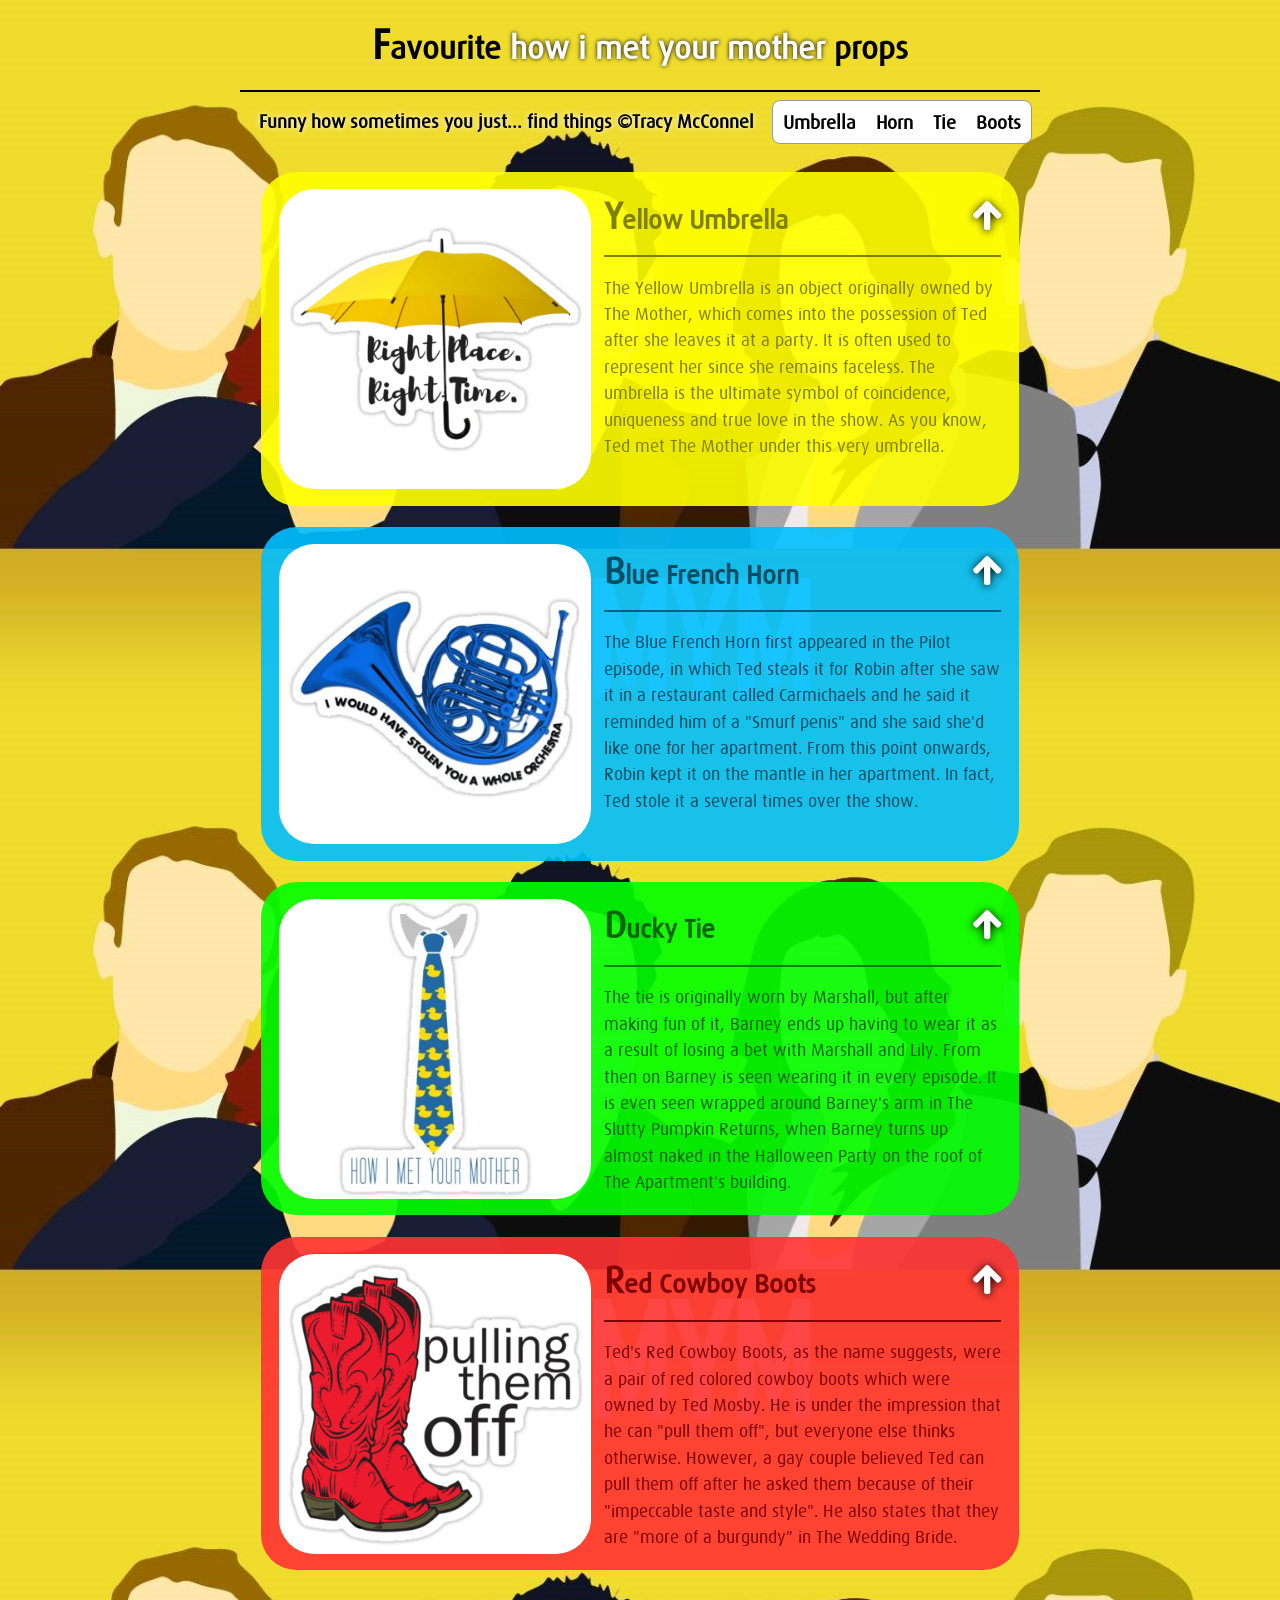
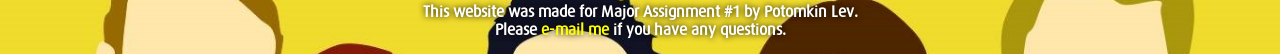
<file: himym-website/index.html>
<!DOCTYPE html>

<html lang="en">

    <head>
        <title>HIMYM props</title>
        <meta charset="utf-8"/>
        <link rel="icon" type="image/ico" href="images/favicon.ico"/>
        <link rel="stylesheet" type="text/css" href="styles/normalize.css"/>
        <link rel="stylesheet" type="text/css" href="styles/main.css"/>
        <link rel="stylesheet" type="text/css" href="styles/index.css"/>
    </head>
    
    <body>
    
        <header>
        
            <h1>Favourite 
                <a class="name" href="http://how-i-met-your-mother.wikia.com">
                    how i met your mother
                </a>
                props
            </h1>
            
            <div class="line"></div>
            
            <h3>Funny how sometimes you just... find things &copy;Tracy McConnel</h3>
            
            <nav> 
                <a href="#umbrella">Umbrella</a>
                <a href="#horn">Horn</a>
                <a href="#tie">Tie</a>
                <a href="#boots">Boots</a>
            </nav>

        </header>
        
        <main>
        
            <article id="umbrella" class="yellow">
            
                <figure>
                    <a href="pages/umbrella.html">
                        <img alt="umbrella" src="images/umbrella.png"/>
                    </a>
                </figure>
                
                <div class="text">
                    <h2>Yellow Umbrella<a class="up" href="#">&#xf062;</a></h2>
                    <div class="line yellow"></div>
                    <p>The Yellow Umbrella is an object originally owned by The 
                       Mother, which comes into the possession of Ted after she 
                       leaves it at a party. It is often used to represent her 
                       since she remains faceless. The umbrella is the ultimate symbol of 
                       coincidence, uniqueness and true love in the show. As you 
                       know, Ted met The Mother under this very umbrella.</p>
                </div>
                
            </article>
            
            <article id="horn" class="blue">
            
                <figure>
                    <a href="pages/horn.html">
                        <img alt="horn" src="images/horn.png"/>
                    </a>
                </figure>
                
                <div class="text">
                    <h2>Blue French Horn<a class="up" href="#">&#xf062;</a></h2>
                    <div class="line blue"></div>
                    <p>The Blue French Horn first appeared in the Pilot episode, in 
                       which Ted steals it for Robin after she saw it in a 
                       restaurant called Carmichaels and he said it reminded him of
                       a "Smurf penis" and she said she'd like one for her 
                       apartment. From this point onwards, Robin kept it on the 
                       mantle in her apartment. In fact, Ted stole it a several times 
                       over the show.</p>
                </div>
                
            </article>
            
            <article id="tie" class="green">
            
                <figure>
                    <a href="pages/empty.html">
                        <img alt="tie" src="images/tie.png"/>
                    </a>
                </figure>
                
                <div class="text">
                    <h2>Ducky Tie<a class="up" href="#">&#xf062;</a></h2>
                    <div class="line green"></div>
                    <p>The tie is originally worn by Marshall, but after making fun
                       of it, Barney ends up having to wear it as a result of losing a
                       bet with Marshall and Lily. From then on Barney is seen wearing
                       it in every episode. It is even seen wrapped around Barney's
                       arm in The Slutty Pumpkin Returns, when Barney turns up almost
                       naked in the Halloween Party on the roof of The Apartment's building.</p>
                </div>
                
            </article>
            
            <article id="boots" class="red">
            
                <figure>
                    <a href="pages/empty.html">
                        <img alt="boots" src="images/boots.png"/>
                    </a>
                </figure>
                
                <div class="text">
                    <h2>Red Cowboy Boots<a class="up" href="#">&#xf062;</a></h2>
                    <div class="line red"></div>
                    <p>Ted's Red Cowboy Boots, as the name suggests, were a pair of
                       red colored cowboy boots which were owned by Ted Mosby. He is
                       under the impression that he can "pull them off", but everyone
                       else thinks otherwise. However, a gay couple believed Ted can
                       pull them off after he asked them because of their "impeccable
                       taste and style". He also states that they are "more of a burgundy"
                       in The Wedding Bride.</p>
                </div>
                
            </article>
            
        </main>
        
        <footer>
            <p>This website was made for Major Assignment #1 by Potomkin Lev.</p>
            <p>Please <a href="mailto:lpotomkin7361@conestogac.on.ca">e-mail me</a> 
               if you have any questions.</p>
        </footer>
        
    </body>

</html>
</file>
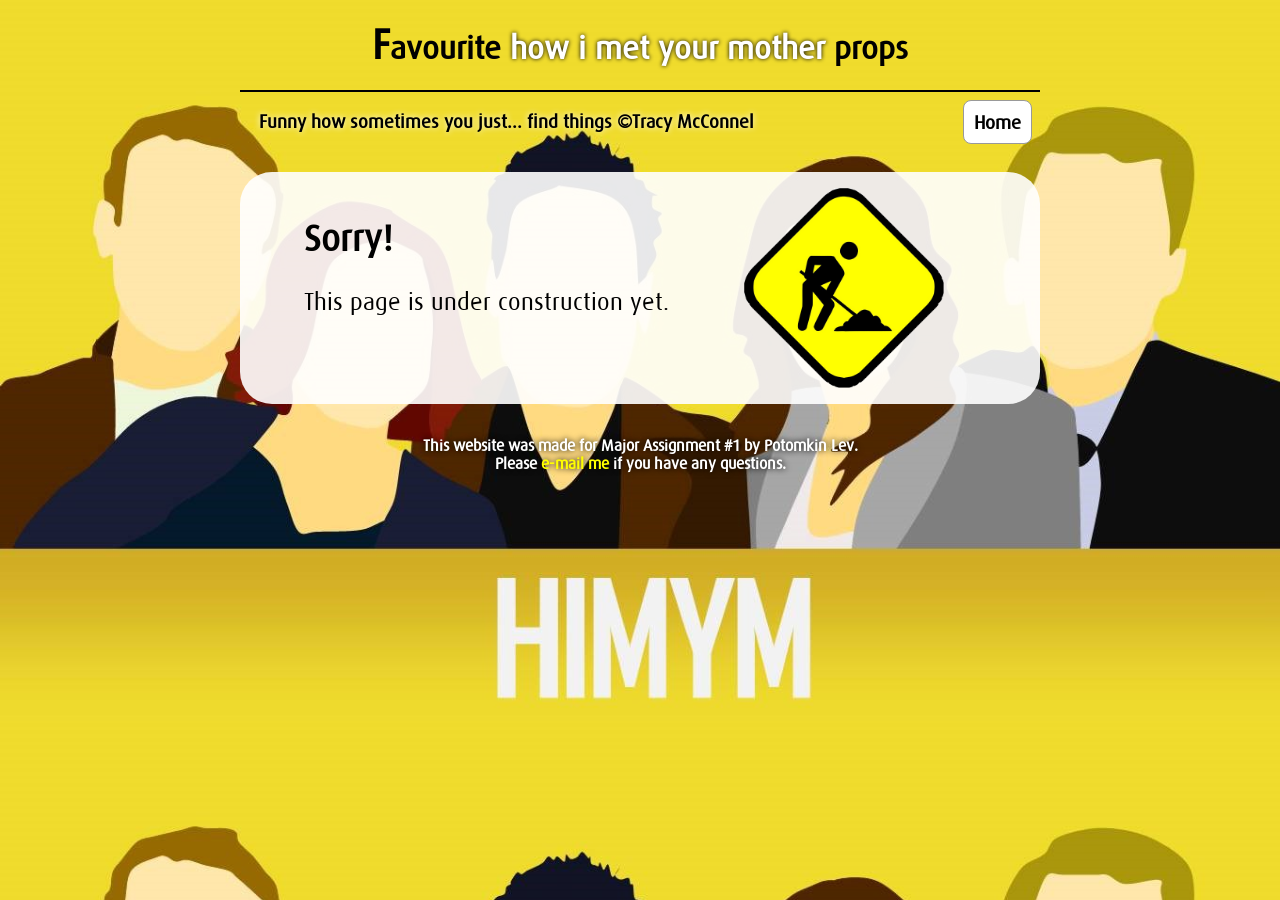
<file: himym-website/pages/empty.html>
<!DOCTYPE html>

<html lang="en">

	<head>
		<title>HIMYM props</title>
		<meta charset="utf-8"/>
		<link rel="icon" type="image/ico" href="../images/favicon.ico"/>
		<link rel="stylesheet" type="text/css" href="../styles/normalize.css"/>
        <link rel="stylesheet" type="text/css" href="../styles/main.css"/>
        <link rel="stylesheet" type="text/css" href="../styles/empty.css"/>
	</head>
	
	<body>
	
		<header>
		
			<h1>Favourite 
				<a class="name" href="http://how-i-met-your-mother.wikia.com">
					how i met your mother
				</a>
				props
			</h1>
			
			<div class="line"></div>
			<h3>Funny how sometimes you just... find things &copy;Tracy McConnel</h3>
			<nav><a href="../index.html">Home</a></nav>
			
		</header>
		
		<main>
			<div class="text">
				<h2>Sorry!</h2>
				<p>This page is under construction yet.</p>
			</div>
			<img src="../images/empty.png" alt="under construction"/>
		</main>
		
		<footer>
			<p>This website was made for Major Assignment #1 by Potomkin Lev.</p>
			<p>Please <a href="mailto:lpotomkin7361@conestogac.on.ca">e-mail me</a> 
			   if you have any questions.</p>
		</footer>
		
	</body>

</html>
</file>
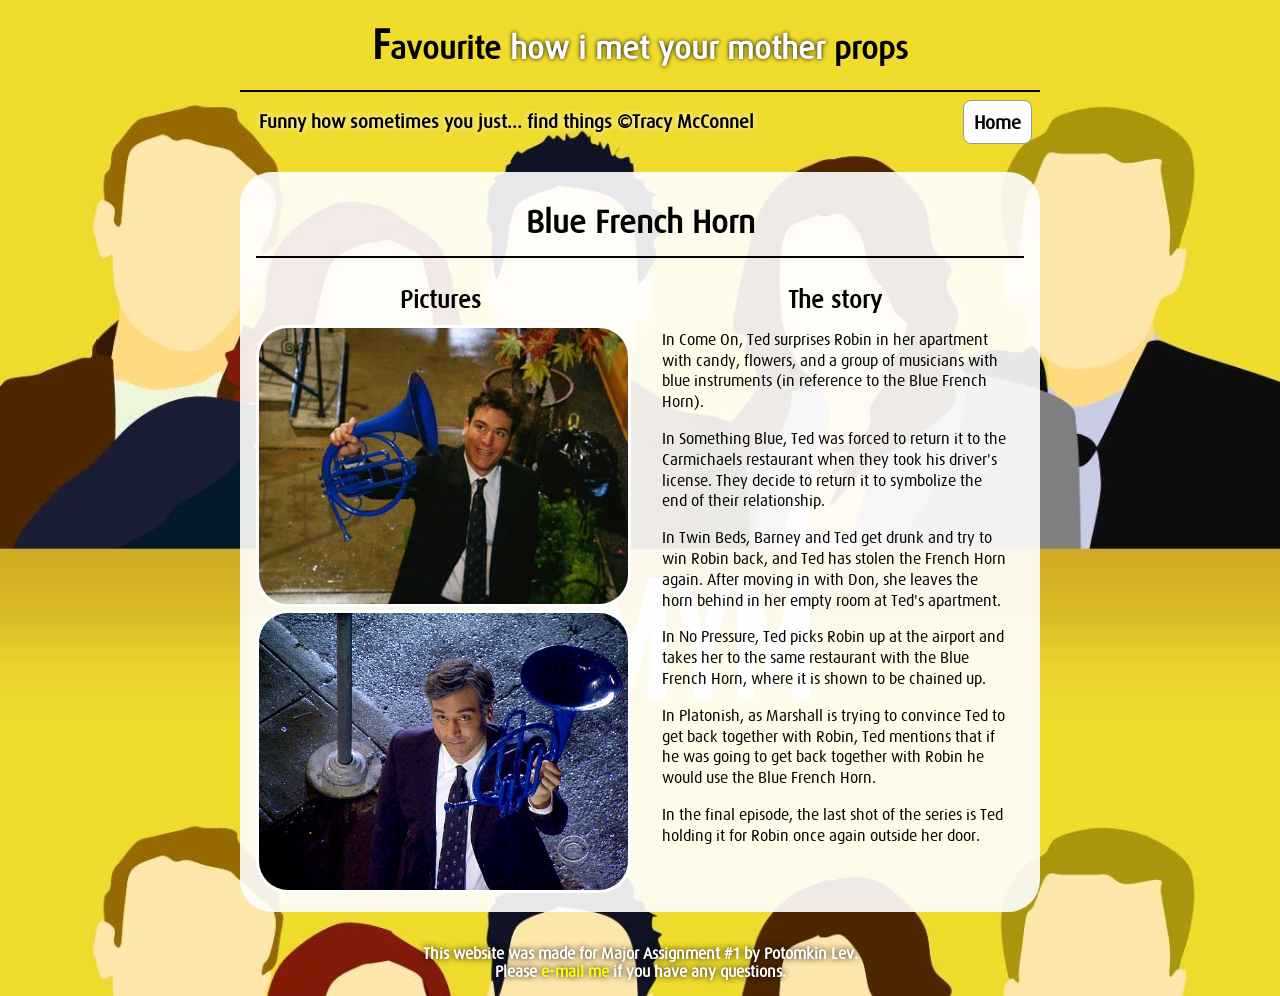
<file: himym-website/pages/horn.html>
<!DOCTYPE html>

<html lang="en">

	<head>
		<title>HIMYM props</title>
		<meta charset="utf-8"/>
		<link rel="icon" type="image/ico" href="../images/favicon.ico"/>
		<link rel="stylesheet" type="text/css" href="../styles/normalize.css"/>
        <link rel="stylesheet" type="text/css" href="../styles/main.css"/>
        <link rel="stylesheet" type="text/css" href="../styles/horn.css"/>
	</head>
	
	<body>
	
		<header>
		
			<h1>Favourite 
				<a class="name" href="http://how-i-met-your-mother.wikia.com">
					how i met your mother
				</a>
				props
			</h1>
			
			<div class="line"></div>
			<h3>Funny how sometimes you just... find things &copy;Tracy McConnel</h3>
			<nav><a href="../index.html">Home</a></nav>
			
		</header>
		
		<main>
		
			<h1>Blue French Horn</h1>
			<div class="line"></div>
			
			<div id="left">
				<h2>Pictures</h2>
				<img src="../images/horn/1.jpg" alt="first"/>
				<img src="../images/horn/2.jpg" alt="second"/>
			</div>
			
			<div id="right">
				<h2>The story</h2>
				<p>In Come On, Ted surprises Robin in her apartment with candy, 
				   flowers, and a group of musicians with blue instruments 
				   (in reference to the Blue French Horn).</p>
				<p>In Something Blue, Ted was forced to return it to the 
				   Carmichaels restaurant when they took his driver's license. 
				   They decide to return it to symbolize the end of their relationship.</p>
				<p>In Twin Beds, Barney and Ted get drunk and try to win Robin 
				   back, and Ted has stolen the French Horn again. After moving 
				   in with Don, she leaves the horn behind in her empty room at 
				   Ted's apartment.</p>
				<p>In No Pressure, Ted picks Robin up at the airport and takes her 
				   to the same restaurant with the Blue French Horn, where it is
				   shown to be chained up.</p>
				<p>In Platonish, as Marshall is trying to convince Ted to get 
				   back together with Robin, Ted mentions that if he was going
 				   to get back together with Robin he would use the Blue French Horn.</p>
				<p>In the final episode, the last shot of the series is Ted 
				   holding it for Robin once again outside her door.</p>
			</div>
			
		</main>
		
		<footer>
			<p>This website was made for Major Assignment #1 by Potomkin Lev.</p>
			<p>Please <a href="mailto:lpotomkin7361@conestogac.on.ca">e-mail me</a> 
			   if you have any questions.</p>
		</footer>
		
	</body>

</html>
</file>
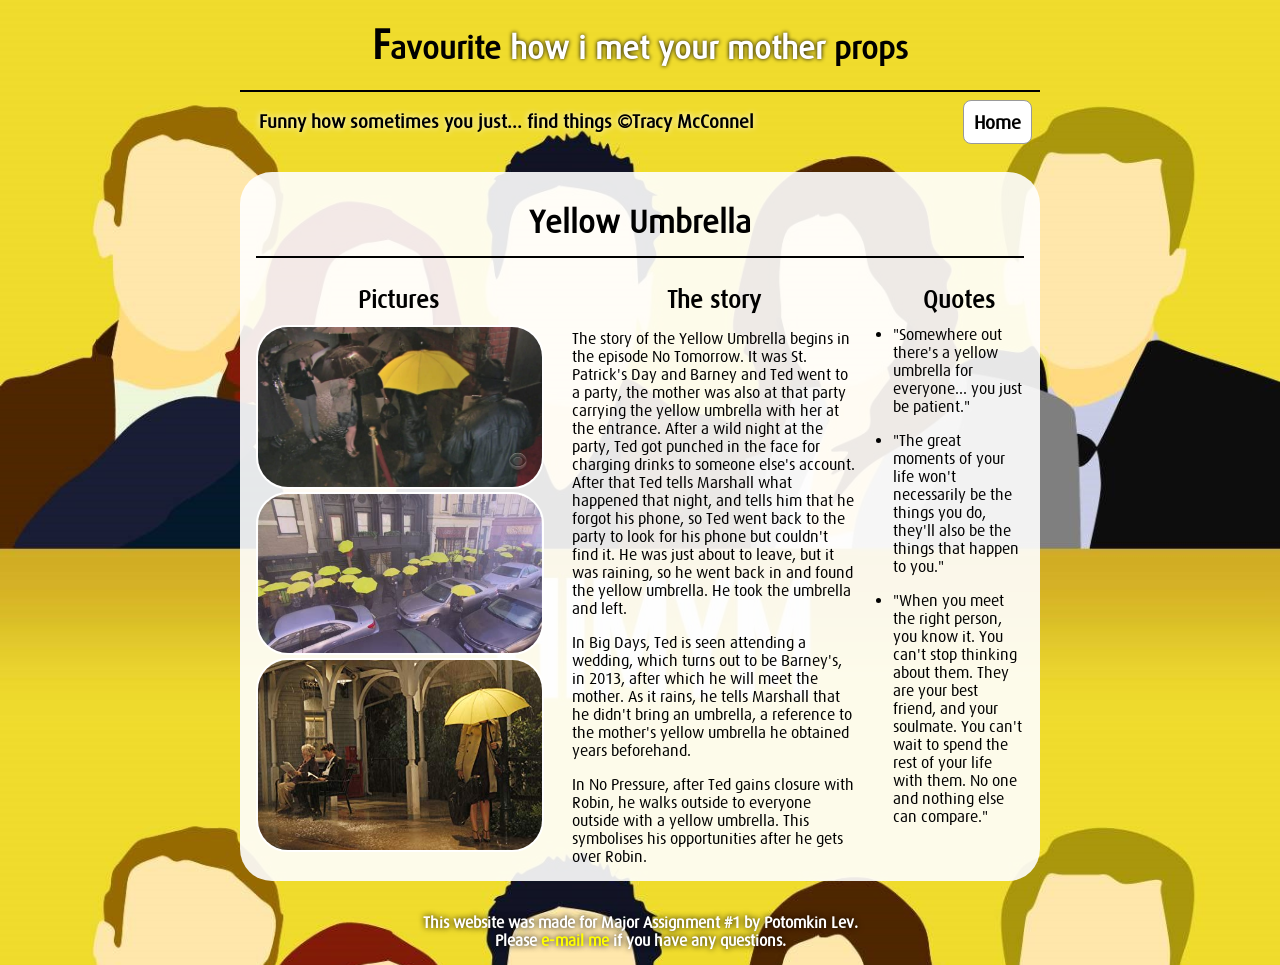
<file: himym-website/pages/umbrella.html>
<!DOCTYPE html>

<html lang="en">

	<head>
		<title>HIMYM props</title>
		<meta charset="utf-8"/>
		<link rel="icon" type="image/ico" href="../images/favicon.ico"/>
		<link rel="stylesheet" type="text/css" href="../styles/normalize.css"/>
        <link rel="stylesheet" type="text/css" href="../styles/main.css"/>
        <link rel="stylesheet" type="text/css" href="../styles/umbrella.css"/>
	</head>
	
	<body>
	
		<header>
		
			<h1>Favourite 
				<a class="name" href="http://how-i-met-your-mother.wikia.com">
					how i met your mother
				</a>
				props
			</h1>
			
			<div class="line"></div>
			<h3>Funny how sometimes you just... find things &copy;Tracy McConnel</h3>
			<nav><a href="../index.html">Home</a></nav>
			
		</header>
		
		<main>
		
			<h1>Yellow Umbrella</h1>
			<div class="line"></div>
			
			<div id="left">
				<h2>Pictures</h2>
				<img src="../images/umbrella/1.jpg" alt="first"/>
				<img src="../images/umbrella/2.jpg" alt="second"/>
				<img src="../images/umbrella/3.jpg" alt="third"/>
			</div>
			
			<div id="middle">
				<h2>The story</h2>
				<p>The story of the Yellow Umbrella begins in the episode No
  				   Tomorrow. It was St. Patrick's Day and Barney and Ted went
				   to a party, the mother was also at that party carrying the 
				   yellow umbrella with her at the entrance. After a wild night
				   at the party, Ted got punched in the face for charging drinks
				   to someone else's account. After that Ted tells Marshall what
				   happened that night, and tells him that he forgot his phone,
				   so Ted went back to the party to look for his phone but
				   couldn't find it. He was just about to leave, but it was
				   raining, so he went back in and found the yellow umbrella.
				   He took the umbrella and left.</p>
				<p>In Big Days, Ted is seen
				   attending a wedding, which turns out to be Barney's, in 2013,
				   after which he will meet the mother. As it rains, he tells
				   Marshall that he didn't bring an umbrella, a reference to the
				   mother's yellow umbrella he obtained years beforehand.</p>
				<p>In No Pressure, after Ted gains closure with Robin, he walks
				   outside to everyone outside with a yellow umbrella. This
				   symbolises his opportunities after he gets over Robin.</p>
			</div>
			
			<div id="right">
				<h2>Quotes</h2>
				<ul>
					<li>"Somewhere out there's a yellow umbrella for everyone... 
					   you just be patient."</li>
					<li>"The great moments of your life won't necessarily be the 
					   things you do, they'll also be the things that happen to you."</li>
					<li>"When you meet the right person, you know it. You can't stop
					   thinking about them. They are your best friend, and your soulmate.
					   You can't wait to spend the rest of your life with them. No one 
					   and nothing else can compare."</li>
				</ul>
			</div>
			
		</main>
		
		<footer>
			<p>This website was made for Major Assignment #1 by Potomkin Lev.</p>
			<p>Please <a href="mailto:lpotomkin7361@conestogac.on.ca">e-mail me</a> 
			   if you have any questions.</p>
		</footer>
		
	</body>

</html>
</file>
<file: himym-website/styles/main.css>
@font-face {
	font-family: dax-regular;
	src: url('../fonts/dax-regular.woff') format('woff');
}

* {
	transition: all 0.3s ease;
}

html {
	background-image: url("../images/bg.jpg");
	background-size: 100% auto;
	font-family: dax-regular, sans-serif;
	scroll-behavior: smooth;
}

body {
	margin: 1em auto;
	width: 800px;
}

a {
	text-decoration: none;
}

header {
	margin-bottom: 3em;
}

header h1 {
	text-align: center;
}

header h1::first-letter {
	font-size: 1.3em;
}

header h3 {
	margin-left: 1em;
	text-shadow: 0 0 6px white;
	float: left;
}

.name, .name:visited {
	text-shadow: 0 0 4px black;
	color: white;
}

.name:hover {
	text-shadow: 0 0 10px black;
}

.line {
	border-width: 2px;
	border-bottom-style: solid;
}

nav {
	background: white;
	display: block;
	float: right;
	margin: 0.5em;
	border: 1px solid #999;
	border-radius: 0.5em;
}

nav a, nav a:visited {
	display: block;
	float: left;
	color: black;
	font-weight: bold;
	font-size: 1.2em;
	margin: 2px;
	padding: 8px;
	border-radius: 0.5em;
}

nav a:hover {
	background-color: #eee;
}

main {
	clear: both;
	margin-top: 5em;
}

footer {
	clear: both;
	margin-top: 2em;
}

footer p {
	text-align: center;
	color: white;
	text-shadow: 0 0 6px black;
	font-weight: bold;
	font-family: "Comic Sans MS", dax-regular, sans-serif;
	margin: 0;
}

footer a, footer a:visited {
	color: yellow;
}
</file>
<file: himym-website/styles/empty.css>
main {
	background-color: hsla(0, 100%, 100%, 0.9); 
	border-radius:2em; 
	padding:1em;
	overflow: auto;
}

main div.text {
	float: left;
	margin-left: 2em;
	font-size: 1.5em;
}

main img {
	float: right;
	width: 200px;
	height: auto;
	margin-right: 5em;
}
</file>
<file: himym-website/styles/horn.css>
main {
	background-color: hsla(0, 100%, 100%, 0.9);
	border-radius: 2em;
	padding: 1em;
	overflow: auto;
}

main h1, main h2 {
	text-align: center;
	margin: 0.5em;
}

main div.line {
	margin-bottom: 1em;
}

#left {
	float: left;
	width: 48%;
}

#left img {
	width: 100%;
	border: 3px solid white;
	border-radius: 2em;
}

#right {
	float: right;
	width: 45%;
	margin: 0 1em;
}

#right p {
	line-height: 1.3em;
}
</file>
<file: himym-website/styles/umbrella.css>
main {
	background-color: hsla(0, 100%, 100%, 0.9); 
	border-radius:2em; 
	overflow: auto;
	padding: 1em;
}

main h1, main h2 {
	text-align: center;
	margin: 0.5em;
}

main div.line {
	margin-bottom: 1em;
}

#left {
	float: left;
	width: 37%;
}

#left img {
	width: 100%;
	border-radius: 2em;
	border: 2px solid white;
}

#middle {
	float: left;
	width: 37%;
	margin: 0 2em;
}

#middle p {
	margin-bottom: 0;
}

#right {
	width: 17%;
	float: right;
}

#right ul {
	padding: 0;
	margin: 0;
}

#right ul li {
	padding-bottom: 1em;
}
</file>
<file: himym-website/styles/index.css>
@font-face {
    font-family: font-awesome;
    src: url('../fonts/fa-solid-900.woff') format('woff');
}

@keyframes point {
    from {top: 0;}
    to {top: -10px;}
}

.up:hover {
    position: relative;
    /*top: -5px;*/
    /*animation: point 0.3s linear 0s infinite alternate;*/
}


article {
    padding: 1em;
    border-radius: 2em;
    margin: 1.2em;
    font-size: 1.1em;
    overflow: auto;
    line-height: 1.5em;
    padding-bottom: 0;
}

article figure {
    float: left;
    width: 45%;
    margin: 0 0 0.5em 0;
}

article div.text {
    float: right;
    width: 55%;
}

article img {
    background-color: white;
    border-radius: 2em;
    height: 300px;
}

article img:hover {
    box-shadow: 0 0 8px black;	
}

article h2 {
    margin-top: 0.5em;
}

article h2::first-letter {
    font-size: 1.4em;
}

.up, .up:visited {
    float: right;
    font-family: font-awesome;
    font-size: 1.2em;
    color: white;
    text-shadow: 0 1px 8px black;
}

.yellow {
    background-color: hsla(60, 100%, 50%, 0.9);
    border-color: hsl(60, 100%, 25%);
    color: hsl(60, 100%, 25%);
}

.blue {
    background-color: hsla(195, 100%, 50%, 0.9);
    border-color: hsl(195, 100%, 25%);
    color: hsl(195, 100%, 20%);
}

.green {
    background-color: hsla(120, 100%, 50%, 0.9);
    border-color: hsl(120, 100%, 25%);
    color: hsl(120, 100%, 20%);
}

.red {
    background-color: hsla(0, 100%, 60%, 0.9);
    border-color: hsl(0, 100%, 25%);
    color: hsl(0, 100%, 25%);
}
</file>
